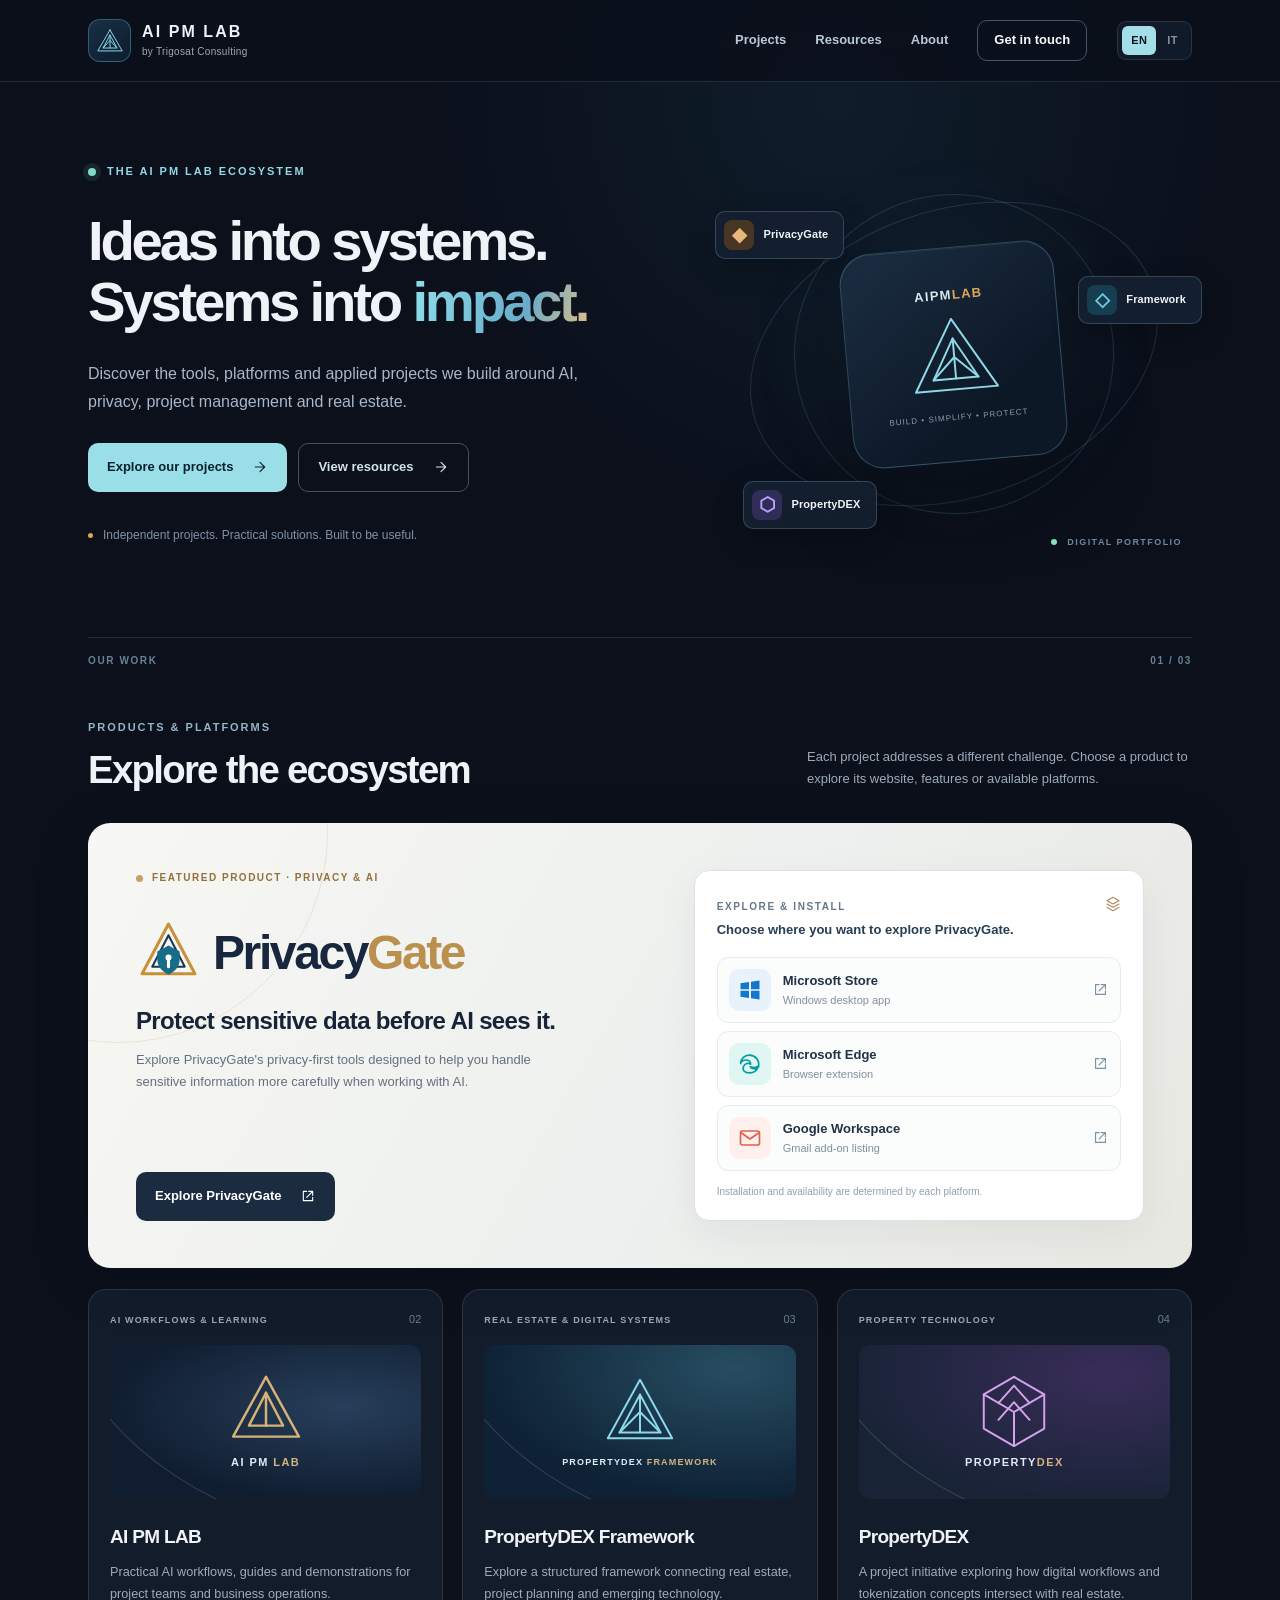
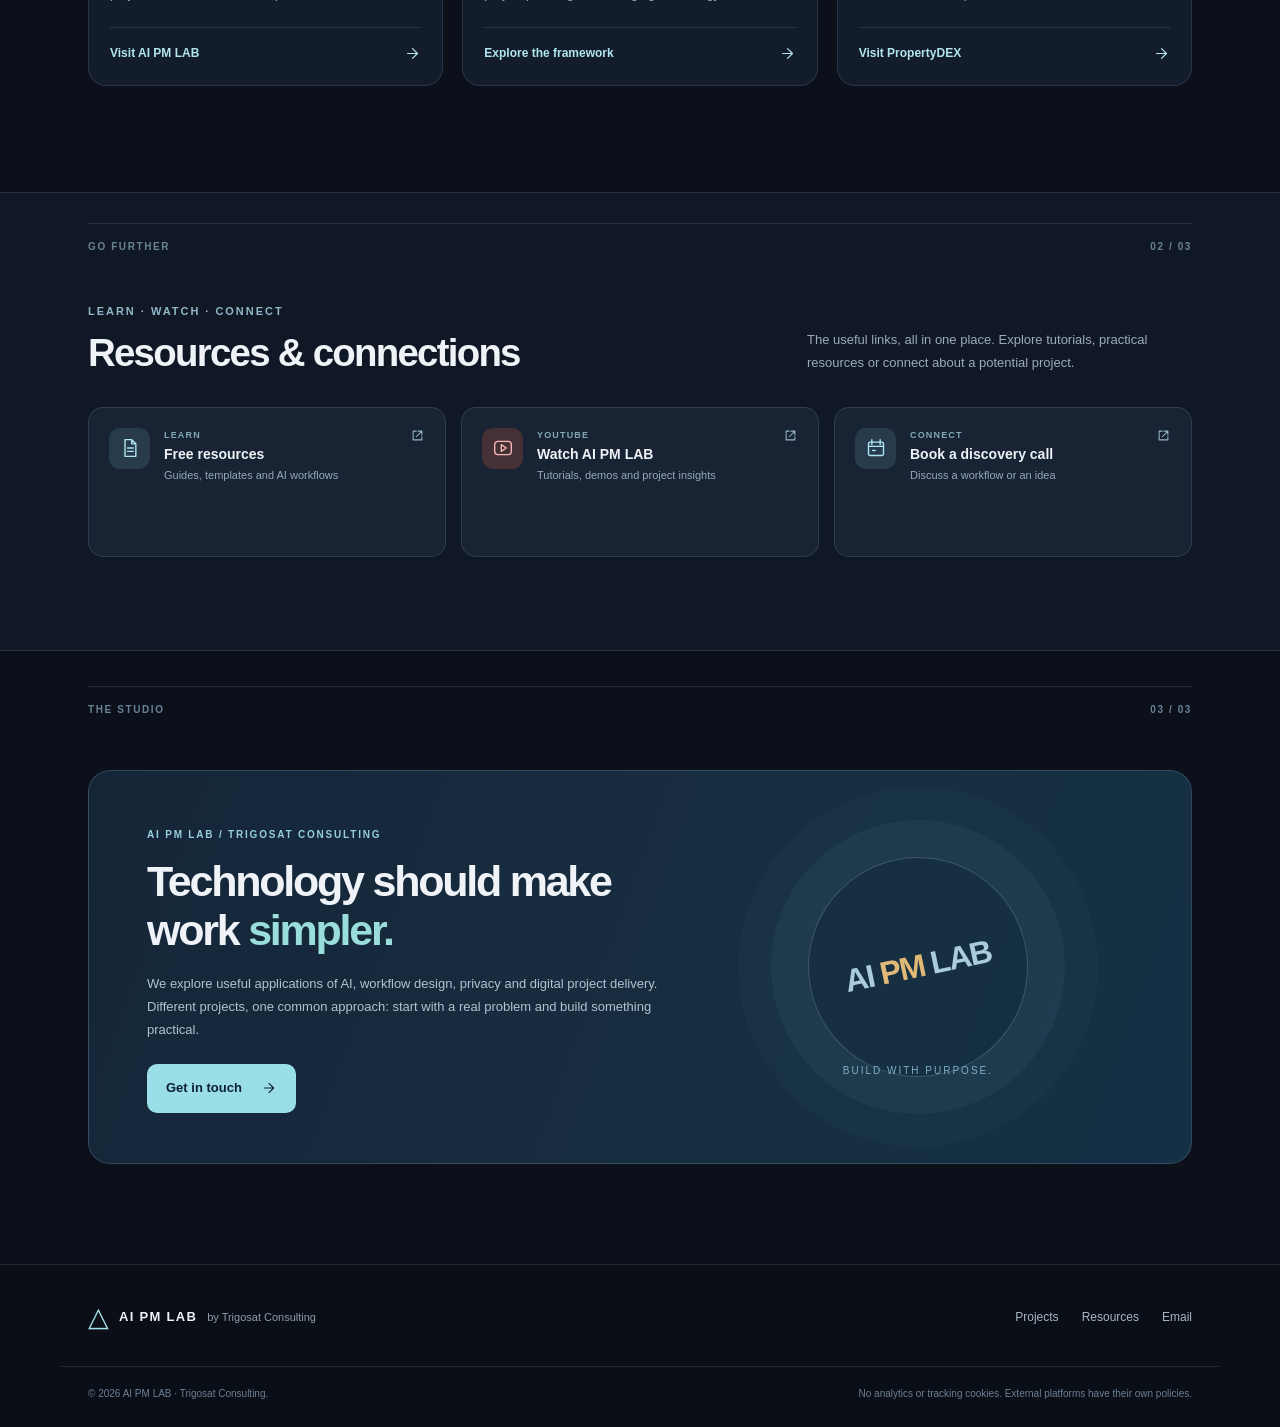
<file: index.html>
<!doctype html>
<html lang="en">
<head>
  <meta charset="utf-8">
  <meta name="viewport" content="width=device-width, initial-scale=1">
  <meta name="theme-color" content="#0b101b">
  <meta name="description" content="Explore PrivacyGate, AI PM LAB, PropertyDEX and practical AI tools, projects and resources by Trigosat Consulting.">
  <meta name="author" content="AI PM LAB by Trigosat Consulting">
  <link rel="canonical" href="https://aipmlinks.propertydex.xyz/">
  <link rel="icon" type="image/png" href="assets/favicon.png">
  <link rel="preload" href="assets/logo-ai-pm-lab.png" as="image">
  <link rel="stylesheet" href="styles.css?v=20261011-portfolio">
  <title>AI PM LAB — Projects, Products & Resources</title>
  <meta property="og:type" content="website">
  <meta property="og:url" content="https://aipmlinks.propertydex.xyz/">
  <meta property="og:title" content="AI PM LAB — Projects, Products & Resources">
  <meta property="og:description" content="Practical AI products, privacy tools and real-world digital projects. Explore the AI PM LAB ecosystem.">
  <meta property="og:image" content="https://aipmlinks.propertydex.xyz/assets/og-image.png">
  <meta property="og:image:alt" content="AI PM LAB by Trigosat Consulting">
  <meta name="twitter:card" content="summary_large_image">
  <meta name="twitter:title" content="AI PM LAB — Projects & Products">
  <meta name="twitter:description" content="Practical AI products, privacy tools and real-world digital projects.">
  <meta name="twitter:image" content="https://aipmlinks.propertydex.xyz/assets/og-image.png">
  <script type="application/ld+json">
    {"@context":"https://schema.org","@type":"CollectionPage","name":"AI PM LAB — Projects, Products & Resources","url":"https://aipmlinks.propertydex.xyz/","description":"A curated directory of AI PM LAB products, projects and resources by Trigosat Consulting.","isPartOf":{"@type":"WebSite","name":"AI PM LAB","url":"https://aipmlab.propertydex.xyz/"},"publisher":{"@type":"Organization","name":"Trigosat Consulting"}}
  </script>
  <script src="script.js?v=20261011-portfolio" defer></script>
</head>
<body>
  <a class="skip-link" href="#main" data-en="Skip to content" data-it="Vai al contenuto">Skip to content</a>

  <svg class="svg-sprite" xmlns="http://www.w3.org/2000/svg" aria-hidden="true" focusable="false">
    <symbol id="i-arrow" viewBox="0 0 24 24"><path d="M5 12h14m-7-7 7 7-7 7"/></symbol>
    <symbol id="i-external" viewBox="0 0 24 24"><path d="M13 5h6v6M19 5l-9 9M19 14v5H5V5h5"/></symbol>
    <symbol id="i-shield" viewBox="0 0 24 24"><path d="M12 2 20 6v6c0 5-3.2 8.1-8 10-4.8-1.9-8-5-8-10V6l8-4Z"/><rect x="9" y="10.5" width="6" height="5.5" rx="1"/><path d="M10 10.5V9a2 2 0 0 1 4 0v1.5"/></symbol>
    <symbol id="i-windows" viewBox="0 0 24 24"><path d="m2.5 5.2 8.5-1.1v7.1H2.5zm10.5-1.4 8.5-1.3v8.7H13zm-10.5 9H11v7.1l-8.5-1.1zm10.5 0h8.5v8.7L13 20.2z"/></symbol>
    <symbol id="i-edge" viewBox="0 0 24 24"><path d="M20.6 15c1.1-7.2-3.6-11.9-9.2-11.9-5 0-8.8 3.7-8.8 8.5.7-2 2.8-3.6 5.2-3.6 3 0 4.7 2 4.9 4.1-2.4-1.6-5.8-.5-7.1 2.2-1.6 3.5.8 6.6 5.9 6.6 4.1 0 6.8-1.5 8.1-4.9-2.2 1.2-6.5 1.3-7.3-1.3 2.5 1 5.6 1 7.6-.6Z"/></symbol>
    <symbol id="i-mail" viewBox="0 0 24 24"><rect x="2.5" y="5" width="19" height="14" rx="2"/><path d="m3.5 7 8.5 6 8.5-6"/></symbol>
    <symbol id="i-layers" viewBox="0 0 24 24"><path d="m12 2 9 5-9 5-9-5 9-5Zm-9 10 9 5 9-5M3 17l9 5 9-5"/></symbol>
    <symbol id="i-play" viewBox="0 0 24 24"><rect x="2" y="4" width="20" height="16" rx="4"/><path d="m10 8 6 4-6 4V8Z"/></symbol>
    <symbol id="i-file" viewBox="0 0 24 24"><path d="M6 2h8l5 5v15H6zM14 2v5h5M9 12h7M9 16h7"/></symbol>
    <symbol id="i-calendar" viewBox="0 0 24 24"><rect x="3" y="5" width="18" height="16" rx="2"/><path d="M7 2v6m10-6v6M3 10h18m-13 5h3"/></symbol>
    <symbol id="i-globe" viewBox="0 0 24 24"><circle cx="12" cy="12" r="10"/><path d="M2 12h20M12 2c-6 6-6 14 0 20M12 2c6 6 6 14 0 20"/></symbol>
    <symbol id="i-check" viewBox="0 0 24 24"><path d="m5 12 4 4L19 6"/></symbol>
  </svg>

  <header class="site-header">
    <div class="container header-inner">
      <a class="brand" href="#top" aria-label="AI PM LAB home">
        <span class="brand-mark"><svg viewBox="0 0 48 48" aria-hidden="true"><path d="M24 5 45 41H3L24 5Z"/><path d="M24 14 36 36H12l12-22Z"/><path d="M24 14v22M12 36l12-13 12 13"/></svg></span>
        <span class="brand-title"><strong>AI PM LAB</strong><small>by Trigosat Consulting</small></span>
      </a>
      <nav class="main-nav" id="main-navigation" aria-label="Primary navigation">
        <a href="#projects" data-en="Projects" data-it="Progetti">Projects</a>
        <a href="#resources" data-en="Resources" data-it="Risorse">Resources</a>
        <a href="#about" data-en="About" data-it="Chi siamo">About</a>
        <a class="nav-contact" href="mailto:trigosatconsulting@gmail.com" data-en="Get in touch" data-it="Contattaci">Get in touch</a>
      </nav>
      <div class="header-actions">
        <div class="language-switch" role="group" aria-label="Change language">
          <button type="button" data-lang="en" aria-pressed="true">EN</button>
          <button type="button" data-lang="it" aria-pressed="false">IT</button>
        </div>
        <button class="menu-toggle" type="button" aria-controls="main-navigation" aria-expanded="false" aria-label="Toggle navigation">
          <span></span><span></span><span></span>
        </button>
      </div>
    </div>
  </header>

  <main id="main">
    <section class="hero container" id="top" aria-labelledby="hero-title">
      <div class="hero-copy">
        <p class="eyebrow"><span class="live-dot"></span><span data-en="THE AI PM LAB ECOSYSTEM" data-it="L'ECOSISTEMA AI PM LAB">THE AI PM LAB ECOSYSTEM</span></p>
        <h1 id="hero-title" data-en="Ideas into systems.<br>Systems into <em>impact.</em>" data-it="Dalle idee ai sistemi.<br>Dai sistemi ai <em>risultati.</em>">Ideas into systems.<br>Systems into <em>impact.</em></h1>
        <p class="hero-description" data-en="Discover the tools, platforms and applied projects we build around AI, privacy, project management and real estate." data-it="Scopri strumenti, piattaforme e progetti concreti che sviluppiamo tra AI, privacy, project management e real estate.">Discover the tools, platforms and applied projects we build around AI, privacy, project management and real estate.</p>
        <div class="hero-actions">
          <a class="btn btn-primary" href="#projects"><span data-en="Explore our projects" data-it="Esplora i progetti">Explore our projects</span><svg><use href="#i-arrow"/></svg></a>
          <a class="btn btn-outline" href="#resources"><span data-en="View resources" data-it="Scopri le risorse">View resources</span><svg><use href="#i-arrow"/></svg></a>
        </div>
        <div class="hero-footnote"><span class="tiny-dot"></span><span data-en="Independent projects. Practical solutions. Built to be useful." data-it="Progetti indipendenti. Soluzioni pratiche. Pensati per essere utili.">Independent projects. Practical solutions. Built to be useful.</span></div>
      </div>
      <div class="hero-art" aria-label="AI PM LAB project ecosystem">
        <div class="art-glow"></div>
        <div class="art-orbit art-orbit-one"></div>
        <div class="art-orbit art-orbit-two"></div>
        <div class="art-center">
          <span class="art-center-kicker">AIPM<span>LAB</span></span>
          <svg viewBox="0 0 100 100" aria-hidden="true"><path d="M50 9 92 81H8L50 9Z"/><path d="M50 29 73 70H27L50 29Z"/><path d="M50 29v41M27 70l23-22 23 22"/></svg>
          <span>BUILD • SIMPLIFY • PROTECT</span>
        </div>
        <div class="orbit-tag tag-privacy"><span class="orbit-tag-icon gold">◆</span><span>PrivacyGate</span></div>
        <div class="orbit-tag tag-framework"><span class="orbit-tag-icon cyan">◇</span><span>Framework</span></div>
        <div class="orbit-tag tag-property"><span class="orbit-tag-icon violet">⬡</span><span>PropertyDEX</span></div>
        <div class="art-corner"><span class="pulse-light"></span> DIGITAL PORTFOLIO</div>
      </div>
    </section>

    <div class="container"><div class="section-rule"><span data-en="OUR WORK" data-it="I NOSTRI PROGETTI">OUR WORK</span><span>01 / 03</span></div></div>

    <section class="portfolio-section container" id="projects" aria-labelledby="projects-title">
      <div class="section-intro">
        <div><p class="section-tag" data-en="PRODUCTS & PLATFORMS" data-it="PRODOTTI E PIATTAFORME">PRODUCTS & PLATFORMS</p><h2 id="projects-title" data-en="Explore the ecosystem" data-it="Esplora l'ecosistema">Explore the ecosystem</h2></div>
        <p data-en="Each project addresses a different challenge. Choose a product to explore its website, features or available platforms." data-it="Ogni progetto affronta una sfida diversa. Seleziona un prodotto per visitare il sito, scoprirne le funzioni o le piattaforme disponibili.">Each project addresses a different challenge. Choose a product to explore its website, features or available platforms.</p>
      </div>

      <article class="feature-card" id="privacygate" aria-labelledby="privacy-title">
        <div class="feature-copy">
          <span class="feature-label"><span class="feature-label-dot"></span><span data-en="FEATURED PRODUCT · PRIVACY & AI" data-it="PRODOTTO IN EVIDENZA · PRIVACY & AI">FEATURED PRODUCT · PRIVACY & AI</span></span>
          <div class="privacy-logo-lockup"><span class="privacy-mark" aria-hidden="true"><svg viewBox="0 0 64 64"><path d="M32 4 58 53H6L32 4Z" stroke="#C89038" stroke-width="3" fill="none"/><path d="M32 15 48 46H16L32 15Z" stroke="#1A3652" stroke-width="2" fill="none"/><path d="M32 25 43 31v8c0 7-5 12-11 15-6-3-11-8-11-15v-8l11-6Z" fill="#166C89"/><circle cx="32" cy="37" r="3" fill="white"/><path d="M32 40v6" stroke="white" stroke-width="3"/></svg></span><h3 id="privacy-title">Privacy<span>Gate</span></h3></div>
          <p class="feature-subtitle" data-en="Protect sensitive data before AI sees it." data-it="Proteggi i dati sensibili prima che l'AI li veda.">Protect sensitive data before AI sees it.</p>
          <p class="feature-description" data-en="Explore PrivacyGate's privacy-first tools designed to help you handle sensitive information more carefully when working with AI." data-it="Scopri gli strumenti PrivacyGate dedicati alla privacy, progettati per aiutarti a gestire con maggiore attenzione le informazioni sensibili nell'uso dell'AI.">Explore PrivacyGate's privacy-first tools designed to help you handle sensitive information more carefully when working with AI.</p>
          <a class="btn feature-primary" href="https://privacygate.propertydex.xyz/" target="_blank" rel="noopener noreferrer"><span data-en="Explore PrivacyGate" data-it="Visita PrivacyGate">Explore PrivacyGate</span><svg><use href="#i-external"/></svg></a>
        </div>
        <div class="feature-platforms">
          <p class="platforms-heading"><span data-en="EXPLORE & INSTALL" data-it="SCOPRI E INSTALLA">EXPLORE & INSTALL</span><span class="platforms-heading-icon"><svg><use href="#i-layers"/></svg></span></p>
          <p class="platforms-intro" data-en="Choose where you want to explore PrivacyGate." data-it="Scegli dove vuoi scoprire PrivacyGate.">Choose where you want to explore PrivacyGate.</p>
          <div class="platform-list">
            <a href="https://apps.microsoft.com/detail/9NMPZCVJLLZ3" target="_blank" rel="noopener noreferrer" aria-label="PrivacyGate on Microsoft Store (opens new tab)"><span class="platform-icon icon-ms"><svg><use href="#i-windows"/></svg></span><span class="platform-text"><strong>Microsoft Store</strong><small data-en="Windows desktop app" data-it="App desktop per Windows">Windows desktop app</small></span><svg class="platform-arrow"><use href="#i-external"/></svg></a>
            <a href="https://microsoftedge.microsoft.com/addons/detail/privacygate-browser-prote/lbdkbiflhmlalbcblmglmccmmajnhfbd" target="_blank" rel="noopener noreferrer" aria-label="PrivacyGate Microsoft Edge extension (opens new tab)"><span class="platform-icon icon-edge"><svg><use href="#i-edge"/></svg></span><span class="platform-text"><strong>Microsoft Edge</strong><small data-en="Browser extension" data-it="Estensione browser">Browser extension</small></span><svg class="platform-arrow"><use href="#i-external"/></svg></a>
            <a href="https://workspace.google.com/marketplace/app/privacygate/817932149819?flow_type=2" target="_blank" rel="noopener noreferrer" aria-label="PrivacyGate Google Workspace Marketplace (opens new tab)"><span class="platform-icon icon-gmail"><svg><use href="#i-mail"/></svg></span><span class="platform-text"><strong>Google Workspace</strong><small data-en="Gmail add-on listing" data-it="Pagina dell'add-on Gmail">Gmail add-on listing</small></span><svg class="platform-arrow"><use href="#i-external"/></svg></a>
          </div>
          <p class="platform-note" data-en="Installation and availability are determined by each platform." data-it="Installazione e disponibilità dipendono dalla singola piattaforma.">Installation and availability are determined by each platform.</p>
        </div>
      </article>

      <div class="product-grid">
        <article class="product-card lab-card">
          <div class="product-top"><span class="product-category" data-en="AI WORKFLOWS & LEARNING" data-it="WORKFLOW AI E FORMAZIONE">AI WORKFLOWS & LEARNING</span><span class="product-number">02</span></div>
          <div class="product-visual lab-visual"><span class="mini-triangle"><svg viewBox="0 0 64 64" aria-hidden="true"><path d="M32 4 59 53H5L32 4Z"/><path d="M32 17 46 44H18L32 17Z"/><path d="M32 17v27"/></svg></span><span class="visual-brand">AI PM <b>LAB</b></span></div>
          <h3>AI PM LAB</h3>
          <p data-en="Practical AI workflows, guides and demonstrations for project teams and business operations." data-it="Workflow AI pratici, guide e dimostrazioni per team di progetto e attività operative.">Practical AI workflows, guides and demonstrations for project teams and business operations.</p>
          <a class="product-link" href="https://aipmlab.propertydex.xyz/" target="_blank" rel="noopener noreferrer"><span data-en="Visit AI PM LAB" data-it="Visita AI PM LAB">Visit AI PM LAB</span><svg><use href="#i-arrow"/></svg></a>
        </article>
        <article class="product-card framework-card">
          <div class="product-top"><span class="product-category" data-en="REAL ESTATE & DIGITAL SYSTEMS" data-it="REAL ESTATE E SISTEMI DIGITALI">REAL ESTATE & DIGITAL SYSTEMS</span><span class="product-number">03</span></div>
          <div class="product-visual framework-visual"><span class="framework-shape"><svg viewBox="0 0 80 80" aria-hidden="true"><path d="M40 7 73 67H7L40 7Z"/><path d="M40 22 61 61H19L40 22Z"/><path d="M40 22v39M19 61l21-21 21 21"/></svg></span><span class="visual-brand">PROPERTYDEX <b>FRAMEWORK</b></span></div>
          <h3>PropertyDEX Framework</h3>
          <p data-en="Explore a structured framework connecting real estate, project planning and emerging technology." data-it="Esplora un framework che collega real estate, pianificazione dei progetti e tecnologie emergenti.">Explore a structured framework connecting real estate, project planning and emerging technology.</p>
          <a class="product-link" href="https://framework.propertydex.xyz/" target="_blank" rel="noopener noreferrer"><span data-en="Explore the framework" data-it="Esplora il framework">Explore the framework</span><svg><use href="#i-arrow"/></svg></a>
        </article>
        <article class="product-card property-card">
          <div class="product-top"><span class="product-category" data-en="PROPERTY TECHNOLOGY" data-it="TECNOLOGIA IMMOBILIARE">PROPERTY TECHNOLOGY</span><span class="product-number">04</span></div>
          <div class="product-visual property-visual"><span class="property-shape"><svg viewBox="0 0 80 80" aria-hidden="true"><path d="m40 5 31 18v35L40 76 9 58V23L40 5Z"/><path d="m9 23 31 18 31-18M40 41v35M24 32l16-18 16 18M24 49l16-18 16 18"/></svg></span><span class="visual-brand">PROPERTY<b>DEX</b></span></div>
          <h3>PropertyDEX</h3>
          <p data-en="A project initiative exploring how digital workflows and tokenization concepts intersect with real estate." data-it="Un progetto che esplora l'incontro fra workflow digitali, real estate e concetti di tokenizzazione.">A project initiative exploring how digital workflows and tokenization concepts intersect with real estate.</p>
          <a class="product-link" href="https://propertydex.xyz/" target="_blank" rel="noopener noreferrer"><span data-en="Visit PropertyDEX" data-it="Visita PropertyDEX">Visit PropertyDEX</span><svg><use href="#i-arrow"/></svg></a>
        </article>
      </div>
    </section>

    <section class="resources-wrap" id="resources" aria-labelledby="resources-title">
      <div class="container">
        <div class="section-rule"><span data-en="GO FURTHER" data-it="APPROFONDISCI">GO FURTHER</span><span>02 / 03</span></div>
        <div class="section-intro resources-intro">
          <div><p class="section-tag" data-en="LEARN · WATCH · CONNECT" data-it="IMPARA · GUARDA · CONTATTA">LEARN · WATCH · CONNECT</p><h2 id="resources-title" data-en="Resources & connections" data-it="Risorse e contatti">Resources & connections</h2></div>
          <p data-en="The useful links, all in one place. Explore tutorials, practical resources or connect about a potential project." data-it="Tutti i collegamenti utili in un unico posto. Scopri tutorial, risorse pratiche o contattaci per un potenziale progetto.">The useful links, all in one place. Explore tutorials, practical resources or connect about a potential project.</p>
        </div>
        <div class="resources-grid">
          <a class="resource-tile" href="https://aipmlab.propertydex.xyz/resources" target="_blank" rel="noopener noreferrer"><span class="resource-icon"><svg><use href="#i-file"/></svg></span><span class="resource-copy"><small data-en="LEARN" data-it="IMPARA">LEARN</small><strong data-en="Free resources" data-it="Risorse gratuite">Free resources</strong><span data-en="Guides, templates and AI workflows" data-it="Guide, modelli e workflow AI">Guides, templates and AI workflows</span></span><svg class="resource-arrow"><use href="#i-external"/></svg></a>
          <a class="resource-tile" href="https://openinapp.link/aipmlab" target="_blank" rel="noopener noreferrer"><span class="resource-icon youtube-icon"><svg><use href="#i-play"/></svg></span><span class="resource-copy"><small>YOUTUBE</small><strong data-en="Watch AI PM LAB" data-it="Guarda AI PM LAB">Watch AI PM LAB</strong><span data-en="Tutorials, demos and project insights" data-it="Tutorial, demo e progetti">Tutorials, demos and project insights</span></span><svg class="resource-arrow"><use href="#i-external"/></svg></a>
          <a class="resource-tile" href="https://calendly.com/trigosatconsulting/30min" target="_blank" rel="noopener noreferrer"><span class="resource-icon"><svg><use href="#i-calendar"/></svg></span><span class="resource-copy"><small data-en="CONNECT" data-it="CONTATTI">CONNECT</small><strong data-en="Book a discovery call" data-it="Prenota una discovery call">Book a discovery call</strong><span data-en="Discuss a workflow or an idea" data-it="Parliamo di un workflow o un'idea">Discuss a workflow or an idea</span></span><svg class="resource-arrow"><use href="#i-external"/></svg></a>
        </div>
      </div>
    </section>

    <section class="about-section container" id="about" aria-labelledby="about-title">
      <div class="section-rule"><span data-en="THE STUDIO" data-it="IL LABORATORIO">THE STUDIO</span><span>03 / 03</span></div>
      <div class="about-panel">
        <div>
          <span class="about-eyebrow">AI PM LAB / TRIGOSAT CONSULTING</span>
          <h2 id="about-title" data-en="Technology should make work <em>simpler.</em>" data-it="La tecnologia dovrebbe rendere il lavoro <em>più semplice.</em>">Technology should make work <em>simpler.</em></h2>
          <p data-en="We explore useful applications of AI, workflow design, privacy and digital project delivery. Different projects, one common approach: start with a real problem and build something practical." data-it="Esploriamo applicazioni concrete dell'AI, progettazione di workflow, privacy e progetti digitali. Progetti diversi, un approccio comune: partire da problemi reali e creare soluzioni pratiche.">We explore useful applications of AI, workflow design, privacy and digital project delivery. Different projects, one common approach: start with a real problem and build something practical.</p>
          <a class="btn btn-primary" href="mailto:trigosatconsulting@gmail.com"><span data-en="Get in touch" data-it="Scrivici">Get in touch</span><svg><use href="#i-arrow"/></svg></a>
        </div>
        <div class="about-art" aria-hidden="true"><div class="about-ring"><span>AI</span><span>PM</span><span>LAB</span></div><p>BUILD WITH PURPOSE.</p></div>
      </div>
    </section>
  </main>

  <footer class="footer">
    <div class="container footer-top">
      <a class="footer-brand" href="#top"><span>△</span><strong>AI PM LAB</strong><small>by Trigosat Consulting</small></a>
      <div class="footer-links"><a href="#projects" data-en="Projects" data-it="Progetti">Projects</a><a href="#resources" data-en="Resources" data-it="Risorse">Resources</a><a href="mailto:trigosatconsulting@gmail.com" data-en="Email" data-it="Email">Email</a></div>
    </div>
    <div class="container footer-bottom"><span>© <span id="year">2026</span> AI PM LAB · Trigosat Consulting.</span><span data-en="No analytics or tracking cookies. External platforms have their own policies." data-it="Nessun cookie di analisi o tracciamento. Le piattaforme esterne applicano le proprie informative.">No analytics or tracking cookies. External platforms have their own policies.</span></div>
  </footer>
</body>
</html>
</file>
<file: styles.css>
/* AI PM LAB | Projects & products directory — 2026 */
:root{color-scheme:dark;--bg:#0b101b;--surface:#121927;--surface2:#171f2e;--ink:#eff3f8;--muted:#9daaba;--line:rgba(201,220,238,.13);--cyan:#68cbe0;--gold:#dca857;--radius:19px;--max:1160px}
*,*::before,*::after{box-sizing:border-box}
html{scroll-behavior:smooth;scroll-padding-top:98px}
body{margin:0;background:var(--bg);color:var(--ink);font-family:Inter,ui-sans-serif,-apple-system,BlinkMacSystemFont,"Segoe UI",sans-serif;font-size:15px;line-height:1.6;-webkit-font-smoothing:antialiased;overflow-x:hidden}
body::before{content:"";position:absolute;top:-380px;left:30%;width:900px;height:950px;pointer-events:none;background:radial-gradient(ellipse,rgba(37,105,137,.14),transparent 64%);z-index:-1}
a{color:inherit;text-decoration:none}
a:focus-visible,button:focus-visible{outline:3px solid #8ddff0;outline-offset:4px}
button{font:inherit;cursor:pointer}
svg{width:24px;height:24px;fill:none;stroke:currentColor;stroke-width:1.65;stroke-linecap:round;stroke-linejoin:round}
.svg-sprite{position:absolute;width:0;height:0;overflow:hidden}
.container{max-width:var(--max);padding:0 28px;margin:0 auto}
.skip-link{position:absolute;top:-100px;left:20px;background:#fff;color:#07101f;padding:10px 18px;z-index:999}.skip-link:focus{top:12px}
.site-header{position:sticky;top:0;z-index:50;backdrop-filter:blur(18px);background:rgba(11,16,27,.85);border-bottom:1px solid var(--line)}
.header-inner{min-height:81px;display:flex;align-items:center;justify-content:space-between;gap:30px}
.brand{display:flex;align-items:center;gap:11px;flex-shrink:0}
.brand-mark{height:43px;width:43px;display:grid;place-items:center;background:linear-gradient(145deg,#192f44,#0e1c2e);border:1px solid rgba(104,203,224,.35);border-radius:12px;color:#86d9ec}
.brand-mark svg{width:28px;height:28px;stroke-width:1.7}
.brand-title{display:flex;flex-direction:column;gap:0;line-height:1.25}.brand-title strong{font-size:16px;letter-spacing:.13em;font-weight:790}.brand-title small{font-size:10px;color:var(--muted);letter-spacing:.03em;margin-top:4px}
.main-nav{display:flex;align-items:center;gap:29px;margin-left:auto}
.main-nav>a{font-size:13px;font-weight:650;color:#bcc8d6;transition:color .2s}.main-nav>a:hover{color:#fff}
.main-nav .nav-contact{color:#f5f8fb;border:1px solid #44566a;border-radius:10px;padding:9px 16px}.main-nav .nav-contact:hover{border-color:#8fd1df;background:rgba(104,203,224,.08)}
.header-actions{display:flex;align-items:center;gap:14px}
.language-switch{display:flex;padding:4px;border-radius:9px;border:1px solid var(--line);background:#111a28;gap:2px}
.language-switch button{border:0;background:transparent;color:#8393a6;padding:6px 9px;border-radius:6px;font-size:11px;font-weight:800;letter-spacing:.04em}
.language-switch button[aria-pressed="true"]{color:#0b1520;background:#a4dfe9}
.menu-toggle{display:none;border:1px solid var(--line);background:#132031;padding:10px;border-radius:10px;width:42px;height:41px}
.menu-toggle span{display:block;background:#eff5fc;width:20px;height:2px;margin:4px 0;border-radius:2px}
.hero{display:grid;grid-template-columns:1.08fr .92fr;gap:68px;align-items:center;min-height:550px;padding-top:67px;padding-bottom:78px}
.hero-copy{position:relative;z-index:2}
.eyebrow,.section-tag,.about-eyebrow{font-weight:800;letter-spacing:.18em;font-size:11px;color:#94d7e7}
.eyebrow{display:flex;align-items:center;gap:11px;margin:0 0 29px}
.live-dot{height:8px;width:8px;border-radius:50%;background:#7fdbc2;box-shadow:0 0 0 5px rgba(127,219,194,.1)}
.hero h1{font-size:clamp(42px,4.4vw,65px);line-height:1.09;letter-spacing:-.057em;font-weight:780;max-width:610px;margin:0}
.hero h1 em{font-style:normal;background:linear-gradient(110deg,#8fe1ec,#69abc9 65%,#dfbf87);background-clip:text;-webkit-background-clip:text;color:transparent}
.hero-description{margin:27px 0 27px;color:#a9b7c9;line-height:1.75;font-size:16px;max-width:540px}
.hero-actions{display:flex;gap:11px;flex-wrap:wrap}
.btn{display:inline-flex;align-items:center;justify-content:center;gap:19px;padding:13px 19px;min-height:49px;border-radius:10px;font-size:13px;font-weight:780;transition:transform .2s,background .2s,border-color .2s}
.btn:hover{transform:translateY(-2px)}.btn svg{width:16px;height:16px;flex-shrink:0}
.btn-primary{color:#0b2030;background:#9adee8}.btn-primary:hover{background:#c0edf5}
.btn-outline{border:1px solid #3e5266;color:#d5e2ed}.btn-outline:hover{background:rgba(255,255,255,.05)}
.hero-footnote{display:flex;align-items:center;gap:10px;margin-top:34px;color:#8291a4;font-size:12px}
.tiny-dot{height:5px;width:5px;background:var(--gold);border-radius:50%}
.hero-art{height:410px;position:relative;isolation:isolate;display:grid;place-items:center}
.art-glow{position:absolute;inset:4%;border-radius:50%;background:radial-gradient(circle,rgba(60,131,164,.21) 0,rgba(30,75,107,.07) 44%,transparent 66%);filter:blur(8px)}
.art-orbit{position:absolute;border:1px solid rgba(126,170,200,.19);border-radius:50%;transform:rotate(-19deg)}
.art-orbit-one{width:320px;height:320px}.art-orbit-two{width:420px;height:288px}
.art-center{width:215px;height:215px;border-radius:31px;background:linear-gradient(144deg,#1b2e42,#0d1827 70%);border:1px solid rgba(138,198,224,.27);display:flex;flex-direction:column;align-items:center;justify-content:center;gap:4px;position:relative;box-shadow:0 32px 80px rgba(0,0,0,.36),inset 0 1px 0 rgba(255,255,255,.06);transform:rotate(-5deg)}
.art-center-kicker{font-size:13px;color:#d4e8ed;font-weight:850;letter-spacing:.1em}.art-center-kicker span{color:var(--gold)}
.art-center svg{width:98px;height:98px;color:#8ed9e7;stroke-width:2}
.art-center>span:last-child{font-size:8px;color:#889bb0;letter-spacing:.13em}
.orbit-tag{position:absolute;display:flex;align-items:center;gap:9px;padding:8px 15px 8px 8px;border:1px solid rgba(149,189,213,.25);border-radius:10px;background:rgba(21,32,48,.93);box-shadow:0 10px 29px rgba(0,0,0,.24);font-size:11px;font-weight:800;letter-spacing:.01em}
.orbit-tag-icon{width:30px;height:30px;display:grid;place-items:center;border-radius:8px;font-size:19px}.gold{color:#e4b979;background:#463623}.cyan{color:#6bcbe1;background:#173d50}.violet{color:#b5a4ff;background:#302d59}
.tag-privacy{left:0;top:62px}.tag-framework{right:-10px;top:127px}.tag-property{left:28px;bottom:30px}
.art-corner{position:absolute;right:10px;bottom:10px;color:#72869d;font-size:9px;letter-spacing:.16em;font-weight:750}
.pulse-light{display:inline-block;background:#85e2bf;height:6px;width:6px;border-radius:50%;margin-right:6px}
.section-rule{display:flex;justify-content:space-between;gap:20px;border-top:1px solid var(--line);padding-top:15px;font-size:10px;letter-spacing:.16em;color:#698294;font-weight:750}
.portfolio-section{padding-top:50px;padding-bottom:106px}
.section-intro{display:flex;align-items:end;justify-content:space-between;gap:45px;margin-bottom:31px}
.section-tag{margin:0 0 11px;color:#91b6c7}
.section-intro h2{font-size:clamp(28px,3vw,40px);line-height:1.16;letter-spacing:-.045em;margin:0;font-weight:780}
.section-intro>p{max-width:385px;color:var(--muted);font-size:13px;line-height:1.75;margin:0 0 1px}
.feature-card{border-radius:22px;background:linear-gradient(120deg,#f7f7f3 0%,#edf0ee 56%,#e8e8e2 100%);color:#172337;display:grid;grid-template-columns:1fr .88fr;gap:46px;padding:47px 48px;position:relative;box-shadow:0 12px 55px rgba(0,0,0,.15);overflow:hidden}
.feature-card:before{content:"";position:absolute;width:420px;height:420px;left:-180px;top:-200px;border:1px solid rgba(205,167,100,.24);border-radius:50%;pointer-events:none}
.feature-copy{position:relative;z-index:1;display:flex;flex-direction:column;align-items:flex-start}
.feature-label{display:inline-flex;align-items:center;gap:9px;font-size:10px;letter-spacing:.15em;font-weight:800;color:#94703d}
.feature-label-dot{background:#c7a062;height:7px;width:7px;border-radius:50%}
.privacy-logo-lockup{display:flex;align-items:center;gap:12px;margin:34px 0 12px}
.privacy-mark{width:65px;height:65px;display:grid;place-items:center}.privacy-mark svg{height:65px;width:65px;stroke:none}
.privacy-logo-lockup h3{font-size:clamp(32px,3.8vw,48px);letter-spacing:-.05em;line-height:1.2;margin:0;font-weight:820;color:#18273d}
.privacy-logo-lockup h3 span{color:#bb8f4e}
.feature-subtitle{font-size:clamp(19px,2vw,24px);font-weight:760;line-height:1.35;max-width:430px;margin:8px 0 11px;letter-spacing:-.027em}
.feature-description{color:#647080;line-height:1.7;max-width:440px;font-size:13px;margin:0 0 26px}
.feature-primary{background:#1b2b40;color:white;margin-top:auto}.feature-primary:hover{background:#2a4b68}
.feature-platforms{background:#fff;border:1px solid #dce2e4;border-radius:15px;padding:25px 22px 21px;box-shadow:0 13px 42px rgba(13,35,55,.06);position:relative;z-index:1}
.platforms-heading{display:flex;align-items:center;justify-content:space-between;color:#667787;font-size:10px;font-weight:850;letter-spacing:.16em;margin:0 0 3px}.platforms-heading-icon svg{height:16px;width:16px;color:#b18a5b}
.platforms-intro{margin:3px 0 16px;color:#283e52;font-size:13px;font-weight:700}
.platform-list{display:grid;gap:8px}
.platform-list>a{display:flex;align-items:center;gap:12px;border:1px solid #e6ecf0;border-radius:11px;background:#fbfcfc;padding:11px;transition:background .2s,transform .2s,border-color .2s}
.platform-list>a:hover{background:#eef8fb;border-color:#b9dbe6;transform:translateX(3px)}
.platform-icon{height:42px;width:42px;flex:0 0 42px;border-radius:10px;display:grid;place-items:center}.platform-icon svg{height:24px;width:24px}
.icon-ms{background:#e7f2fb;color:#1577ca}.icon-ms svg{fill:currentColor;stroke:none}.icon-edge{background:#dff6f2;color:#009d9e}.icon-gmail{background:#fff0ed;color:#df604c}
.platform-text{display:flex;flex-direction:column;min-width:0;line-height:1.4}.platform-text strong{font-size:13px;color:#213246;font-weight:800}.platform-text small{font-size:11px;color:#81909d;margin-top:3px}
.platform-arrow{height:17px;width:17px;margin-left:auto;flex-shrink:0;color:#7b91a4}
.platform-note{font-size:10px;color:#91a0a9;line-height:1.5;margin:13px 0 0}
.product-grid{margin-top:21px;display:grid;grid-template-columns:repeat(3,minmax(0,1fr));gap:19px}
.product-card{display:flex;flex-direction:column;min-width:0;padding:21px;border:1px solid rgba(196,220,241,.13);border-radius:18px;background:#131c2b;transition:transform .25s,border-color .25s,box-shadow .25s}
.product-card:hover{transform:translateY(-5px);border-color:rgba(132,205,223,.42);box-shadow:0 22px 60px rgba(0,0,0,.18)}
.product-top{display:flex;justify-content:space-between;gap:10px;align-items:center;margin-bottom:16px}
.product-category{font-size:9px;font-weight:850;letter-spacing:.13em;color:#98a9bc}.product-number{font-size:11px;color:#667f93}
.product-visual{height:154px;border-radius:12px;display:flex;flex-direction:column;align-items:center;justify-content:center;gap:4px;position:relative;overflow:hidden;margin-bottom:23px}
.product-visual:after{content:"";position:absolute;left:-20%;top:-90%;width:150%;height:200%;border:1px solid rgba(255,255,255,.15);border-radius:50%;transform:rotate(26deg)}
.lab-visual{background:radial-gradient(ellipse at 75% 40%,#273f5b,#101d30 72%)}.framework-visual{background:radial-gradient(ellipse at 80% 15%,#274d61,#0e2135 72%)}.property-visual{background:radial-gradient(ellipse at 80% 20%,#392d59,#182336 75%)}
.mini-triangle,.framework-shape,.property-shape{display:grid;place-items:center}
.mini-triangle svg,.framework-shape svg,.property-shape svg{height:78px;width:78px;stroke-width:2}
.mini-triangle{color:#d6b276}.framework-shape{color:#8cd8eb}.property-shape{color:#d6a1eb}
.visual-brand{font-size:11px;font-weight:820;letter-spacing:.13em;color:#e0ecf6;z-index:1;white-space:nowrap}.visual-brand b{color:#d4b381}
.framework-visual .visual-brand{font-size:9px}
.product-card h3{margin:0 0 9px;font-size:19px;letter-spacing:-.035em;font-weight:800}
.product-card>p{font-size:12.7px;line-height:1.75;color:#9cacbf;margin:0 0 22px;flex:1}
.product-link{border-top:1px solid var(--line);padding-top:16px;display:flex;align-items:center;justify-content:space-between;gap:10px;font-size:12px;font-weight:800;color:#b1e6ef}
.product-link:hover{color:#fff}.product-link svg{height:17px;width:17px}
.resources-wrap{background:#101826;padding:30px 0 93px;border-top:1px solid var(--line);border-bottom:1px solid var(--line)}
.resources-intro{margin-top:48px}
.resources-grid{display:grid;grid-template-columns:repeat(3,minmax(0,1fr));gap:15px}
.resource-tile{min-height:150px;border:1px solid rgba(178,205,224,.15);border-radius:15px;background:#182334;padding:20px;display:flex;align-items:flex-start;gap:14px;transition:border-color .2s,background .2s,transform .2s}
.resource-tile:hover{background:#203149;border-color:rgba(132,205,223,.55);transform:translateY(-3px)}
.resource-icon{display:grid;place-items:center;height:41px;width:41px;flex:0 0 41px;background:#273b4c;border-radius:11px;color:#aee6ef}.resource-icon svg{height:20px;width:20px}
.youtube-icon{color:#f8b9b6;background:#453035}
.resource-copy{display:flex;flex-direction:column;min-width:0;gap:3px}.resource-copy small{font-size:9px;color:#81a9b9;letter-spacing:.13em;font-weight:800}.resource-copy strong{font-size:14px;line-height:1.35;font-weight:800}.resource-copy>span{font-size:11px;line-height:1.55;color:#96a8ba}
.resource-arrow{margin-left:auto;height:15px;width:15px;flex-shrink:0;color:#96b7c9}
.about-section{padding-top:35px;padding-bottom:100px}
.about-panel{margin-top:52px;border:1px solid rgba(190,216,232,.18);border-radius:22px;min-height:330px;padding:50px 58px;background:linear-gradient(110deg,#152538,#172e40 55%,#143044);display:grid;grid-template-columns:1.1fr .9fr;gap:30px;align-items:center;overflow:hidden}
.about-eyebrow{font-size:10px;color:#97cfda}.about-panel h2{font-size:clamp(28px,3.6vw,43px);line-height:1.15;letter-spacing:-.052em;margin:12px 0 16px;max-width:530px}.about-panel h2 em{font-style:normal;color:#9adddd}
.about-panel p{color:#b0c3ce;line-height:1.8;font-size:13px;max-width:540px;margin:0 0 22px}
.about-art{min-height:250px;position:relative;display:grid;place-items:center}
.about-ring{height:220px;width:220px;border:1px solid rgba(182,223,234,.23);border-radius:50%;display:flex;align-items:center;justify-content:center;gap:7px;font-size:32px;font-weight:850;letter-spacing:-.05em;color:#aacbdb;box-shadow:0 0 0 37px rgba(145,203,221,.05),0 0 0 70px rgba(145,203,221,.025);transform:rotate(-12deg)}
.about-ring span:nth-child(2){color:#e1b977}.about-art>p{position:absolute;bottom:-10px;font-size:10px;letter-spacing:.2em;color:#81aec3}
.footer{background:#090e17;border-top:1px solid var(--line)}
.footer-top{padding-top:31px;padding-bottom:27px;display:flex;align-items:center;justify-content:space-between;gap:25px}
.footer-brand{display:flex;align-items:center;gap:10px}.footer-brand>span{font-size:27px;color:#a7e2eb}.footer-brand strong{font-size:13px;letter-spacing:.1em}.footer-brand small{color:#8d9eac;font-size:11px}
.footer-links{display:flex;gap:23px}.footer-links a{font-size:12px;color:#a5b6c6}.footer-links a:hover{color:#fff}
.footer-bottom{border-top:1px solid var(--line);padding-top:19px;padding-bottom:25px;display:flex;align-items:center;justify-content:space-between;gap:20px;color:#6e8194;font-size:10px}
@media (max-width:1020px){.hero{gap:28px;min-height:510px}.hero-art{transform:scale(.88);transform-origin:center}.feature-card{padding:36px;gap:25px}.product-grid{gap:12px}.product-card{padding:16px}.resource-tile{padding:16px;gap:9px}}
@media (max-width:790px){.container{padding:0 22px}.header-inner{min-height:72px}.main-nav{display:none;position:absolute;top:72px;left:0;right:0;padding:18px 22px 22px;background:#0d1624;border-bottom:1px solid var(--line);flex-direction:column;align-items:stretch;gap:0}.main-nav.is-open{display:flex}.main-nav>a{padding:11px 7px}.main-nav .nav-contact{text-align:center;margin-top:8px}.menu-toggle{display:block}.hero{grid-template-columns:1fr;padding-top:68px;padding-bottom:38px;gap:25px}.hero h1{max-width:680px}.hero-art{transform:none;max-width:460px;width:100%;margin:0 auto;height:370px}.section-intro{align-items:start;flex-direction:column;gap:12px}.section-intro>p{max-width:600px}.feature-card{grid-template-columns:1fr;padding:32px;gap:32px}.feature-description{max-width:680px}.feature-platforms{max-width:100%}.product-grid{grid-template-columns:repeat(2,minmax(0,1fr))}.resources-grid{grid-template-columns:1fr}.resource-tile{min-height:100px}.about-panel{grid-template-columns:1fr;padding:33px;gap:0}.about-art{min-height:190px}.about-ring{height:165px;width:165px}.footer-bottom{flex-direction:column;align-items:start;gap:6px}}
@media (max-width:540px){.container{padding:0 18px}.brand-mark{height:36px;width:36px}.brand-mark svg{width:25px;height:25px}.brand-title strong{font-size:13px}.brand-title small{font-size:9px}.header-inner{gap:7px}.header-actions{gap:6px}.language-switch button{padding:6px 7px}.menu-toggle{width:38px;height:38px;padding:8px}.hero{padding-top:49px}.hero h1{font-size:clamp(38px,10.5vw,51px)}.hero-description{font-size:14px;margin-top:22px}.hero-actions{gap:9px}.btn{padding:12px 14px;font-size:12px;gap:8px}.hero-footnote{font-size:11px}.hero-art{height:300px}.art-center{width:159px;height:159px;border-radius:24px}.art-center svg{width:72px;height:72px}.art-center-kicker{font-size:11px}.art-center>span:last-child{font-size:6px}.art-orbit-one{width:245px;height:245px}.art-orbit-two{width:330px;height:220px}.orbit-tag{font-size:9px;padding:6px 9px 6px 6px}.orbit-tag-icon{width:23px;height:23px;font-size:15px}.tag-privacy{left:0;top:35px}.tag-framework{right:0;top:110px}.tag-property{left:10px;bottom:19px}.art-corner{display:none}.portfolio-section{padding-top:39px;padding-bottom:69px}.section-intro h2{font-size:31px}.feature-card{padding:25px 18px;gap:26px}.feature-label{font-size:9px}.privacy-logo-lockup{gap:8px;margin-top:27px}.privacy-mark,.privacy-mark svg{height:47px;width:47px}.privacy-logo-lockup h3{font-size:35px}.feature-subtitle{font-size:19px}.feature-platforms{padding:19px 15px}.product-grid{grid-template-columns:1fr;gap:12px}.product-card{padding:18px}.product-visual{height:145px}.resources-wrap{padding-bottom:61px}.about-section{padding-bottom:65px}.about-panel{padding:29px 22px}.about-art{display:none}.footer-top{align-items:start;flex-direction:column;gap:20px}.footer-links{gap:18px}.footer-brand small{font-size:10px}}
@media (prefers-reduced-motion:reduce){*,*:before,*:after{scroll-behavior:auto!important;animation:none!important;transition:none!important}}
</file>
